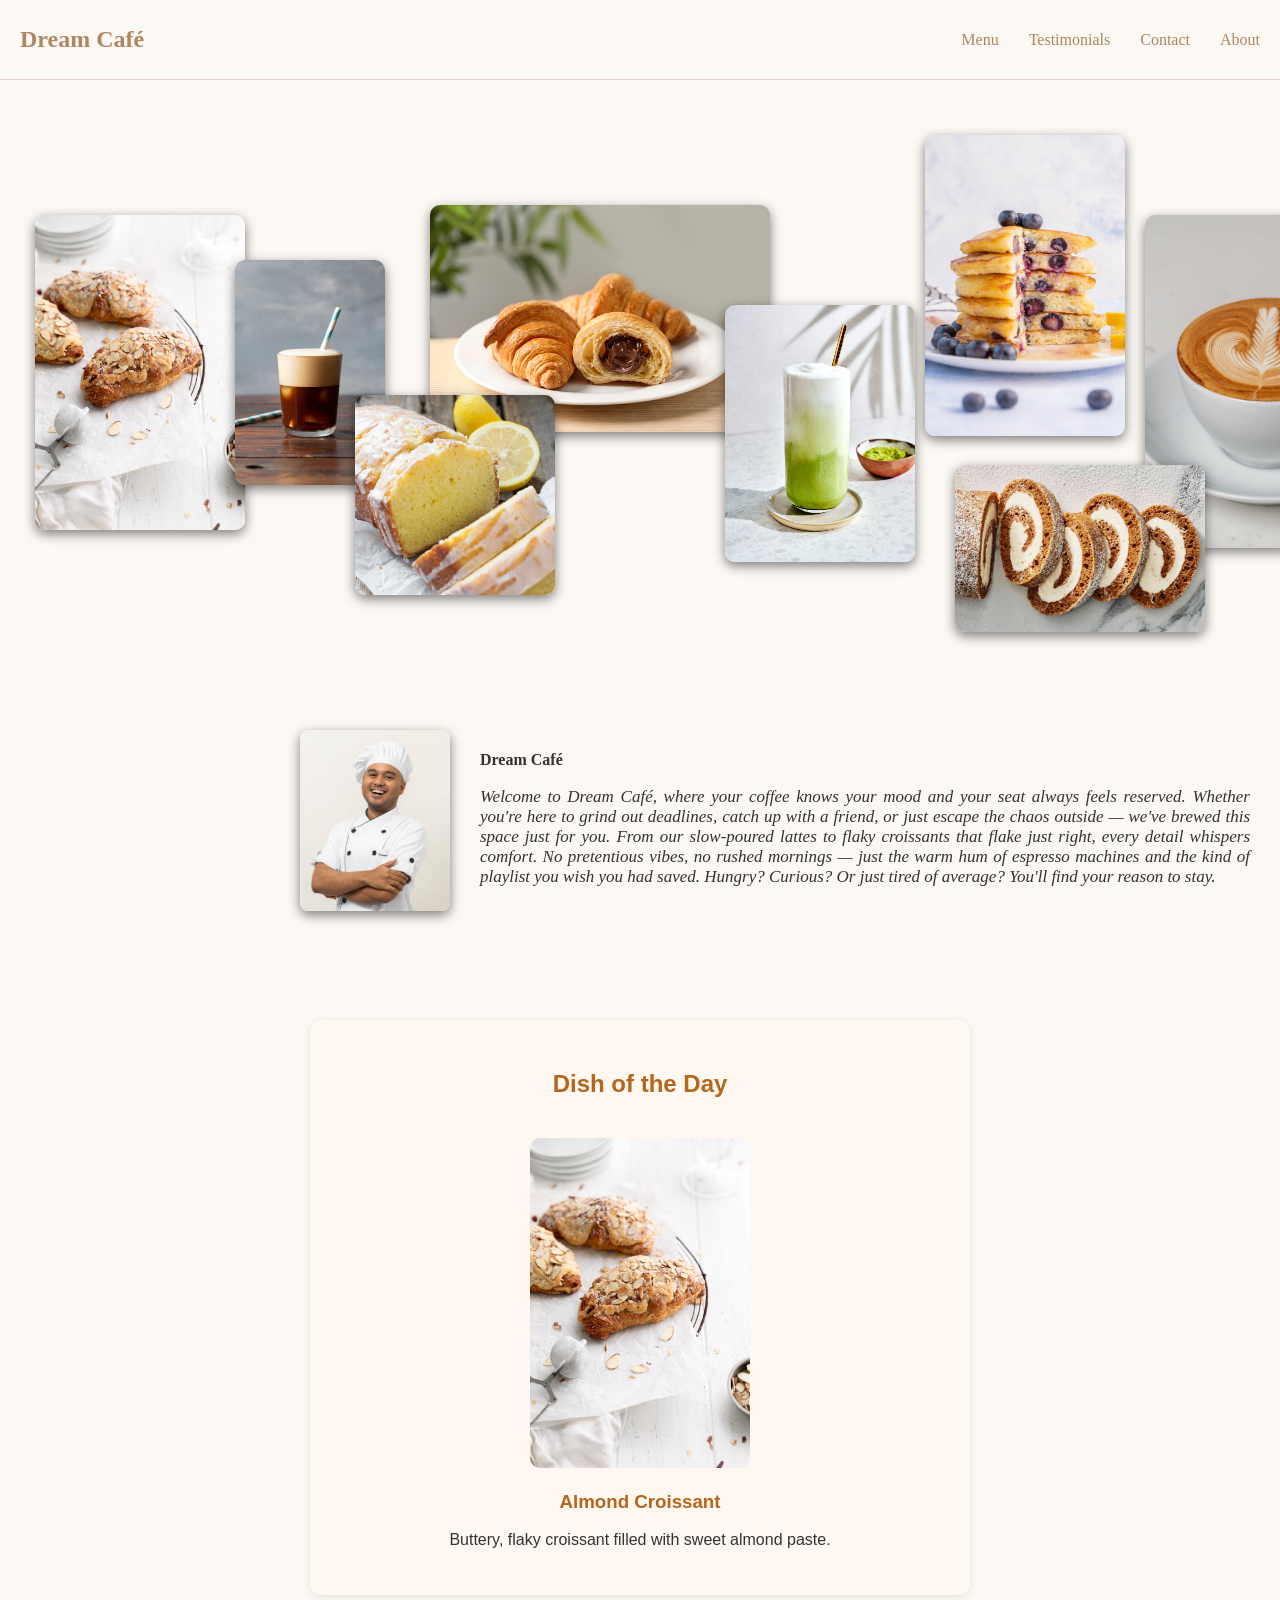
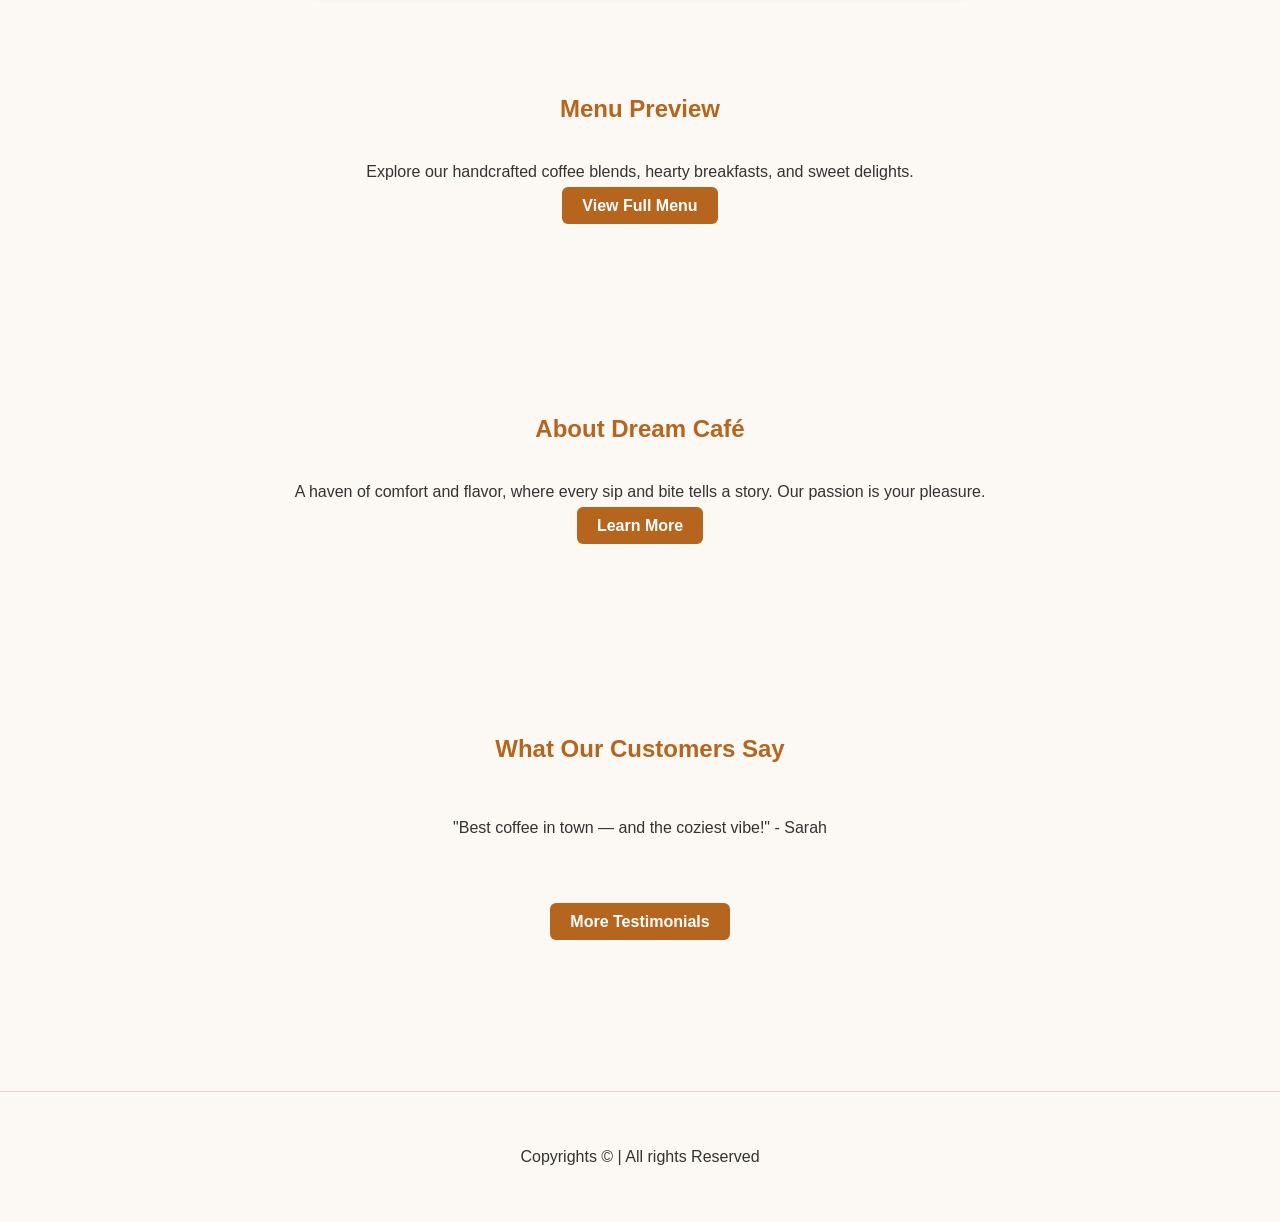
<file: src/index.html>
<!DOCTYPE html>
<html lang="en">

<head>
    <meta charset="UTF-8">
    <meta name="viewport" content="width=device-width, initial-scale=1.0">

    <meta name="theme-color" content="#FAF8F5">
    <meta name="color-scheme" content="light">

    <title>Dream Café</title>
    <link rel="stylesheet" href="style.css">
</head>

<body>
    <div class="header">
        <a href="index.html" class="logo">Dream Café</a>
        <nav class="nav">
            <a href="menu.html" class="headBtn">Menu</a>
            <a href="testimonial.html" class="headBtn">Testimonials</a>
            <a href="contact.html" class="headBtn">Contact</a>
            <a href="about.html" class="headBtn">About</a>
        </nav>
    </div>

    <div class="main">
        <div class="collage">
            <img alt="" src="../imgs/almond-croissant.jpg" class="img img1">
            <img alt="" src="../imgs/espresso.jpg" class="img img2">
            <img alt="" src="../imgs/lemon-loaf.jpg" class="img img3">
            <img alt="" src="../imgs/choco-croissant.jpg" class="img img4">
            <img alt="" src="../imgs/berry-pancakes.jpg" class="img img5">
            <img alt="" src="../imgs/matcha-latte.jpg" class="img img6">
            <img alt="" src="../imgs/pumpkin-roll.jpg" class="img img7">
            <img alt="" src="../imgs/cappuccino.jpg" class="img img8">
        </div>

        <div class="intro">
            <img alt="" src="../imgs/mine.jpg" class="main-img">
            <h4 id="mainTitle">Dream Café</h4>
            <p class="introPara">Welcome to Dream Café, where your coffee knows your mood and your seat always feels
                reserved. Whether you're here to grind out deadlines, catch up with a friend, or just escape the chaos
                outside — we've brewed this space just for you. From our slow-poured lattes to flaky croissants that
                flake just right, every detail whispers comfort. No pretentious vibes, no rushed mornings — just the
                warm hum of espresso machines and the kind of playlist you wish you had saved. Hungry? Curious? Or just
                tired of average? You'll find your reason to stay.
            </p>
        </div>
    </div>

    <section class="section" id="dish-of-the-day">
        <h2>Dish of the Day</h2>
        <img id="dish-image" src="" alt="Dish of the Day">
        <h3 id="dish-name"></h3>
        <p id="dish-description"></p>
    </section>

    <section class="section" id="menu">
        <h2>Menu Preview</h2>
        <p>Explore our handcrafted coffee blends, hearty breakfasts, and sweet delights.</p>
        <a class="btn" href="menu.html">View Full Menu</a>
    </section>

    <section class="section" id="about">
        <h2>About Dream Café</h2>
        <p>A haven of comfort and flavor, where every sip and bite tells a story. Our passion is your pleasure.</p>
        <a class="btn" href="about.html">Learn More</a>
    </section>

    <section class="section" id="testimonials">
        <h2>What Our Customers Say</h2>
        <div id="testimonial-slider">
            <p id="testimonial">"Best coffee in town — and the coziest vibe!" - Sarah</p>
        </div>
        <a class="btn" href="testimonial.html">More Testimonials</a>
    </section>

    <div class="footer">
        <p class="copyright">Copyrights © | All rights Reserved</p>
    </div>

    <script src="script.js"></script>
</body>

</html>
</file>
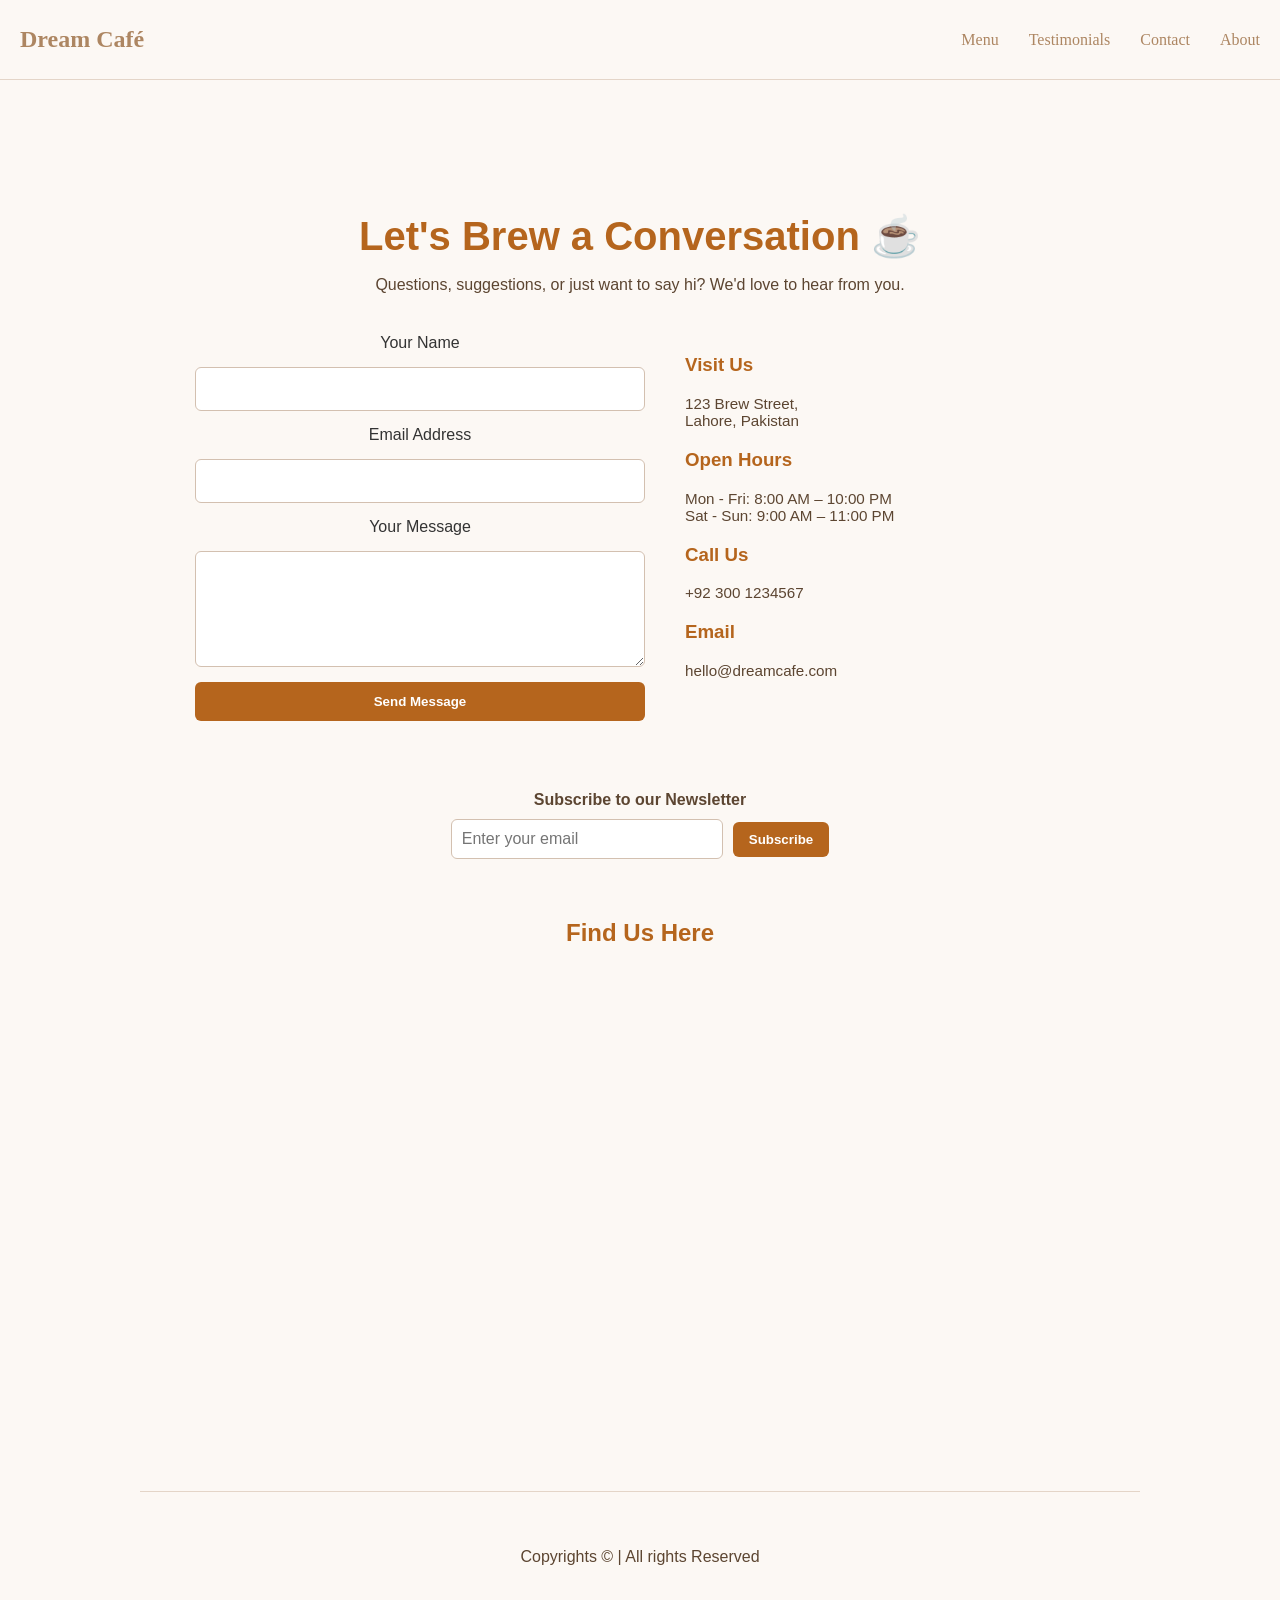
<file: contact.html>
<!DOCTYPE html>
<html lang="en">

<head>
    <meta charset="UTF-8">
    <meta name="viewport" content="width=device-width, initial-scale=1.0">
    <title>Contact Us | Dream Café</title>
    <link rel="stylesheet" href="style.css">
</head>

<body>

    <div class="header">
        <a href="index.html" class="logo">Dream Café</a>
        <nav class="nav">
            <a href="menu.html" class="headBtn">Menu</a>
            <a href="testimonial.html" class="headBtn">Testimonials</a>
            <a href="contact.html" class="headBtn">Contact</a>
            <a href="about.html" class="headBtn">About</a>
        </nav>
    </div>

    <section class="contact-container">
        <h1>Let's Brew a Conversation ☕</h1>
        <p>Questions, suggestions, or just want to say hi? We'd love to hear from you.</p>

        <div class="contact-content">
            <!-- Contact Form -->
            <form class="contact-form">
                <label for="name">Your Name</label>
                <input type="text" id="name" name="name" required>

                <label for="email">Email Address</label>
                <input type="email" id="email" name="email" required>

                <label for="message">Your Message</label>
                <textarea id="message" name="message" rows="5" required></textarea>

                <button type="submit">Send Message</button>

            </form>


            <!-- Café Info -->
            <div class="cafe-info">
                <h3 style="text-align: left;">Visit Us</h3>
                <p>123 Brew Street,<br>Lahore, Pakistan</p>

                <h3 style="text-align: left;">Open Hours</h3>
                <p>Mon - Fri: 8:00 AM – 10:00 PM<br>Sat - Sun: 9:00 AM – 11:00 PM</p>

                <h3 style="text-align: left;">Call Us</h3>
                <p>+92 300 1234567</p>

                <h3 style="text-align: left;">Email</h3>
                <p>hello@dreamcafe.com</p>
            </div>

            <div class="newsletter">
                <label for="newsletter">Subscribe to our Newsletter</label>
                <div class="newsletter-input-group">
                    <input type="email" id="newsletter" name="newsletter" placeholder="Enter your email">
                    <button type="button" id="subscribeBtn">Subscribe</button>
                </div>
            </div>
        </div>

        <div class="map-container">
            <h2>Find Us Here</h2>
            <iframe
                title="Maps"
                src="https://www.google.com/maps/embed?pb=!1m18!1m12!1m3!1d27227.320346336393!2d74.29368115!3d31.5203691!2m3!1f0!2f0!3f0!3m2!1i1024!2i768!4f13.1!3m3!1m2!1s0x3919043d1b062b35%3A0x4069c45c7e711e6f!2sGulberg%2C%20Lahore!5e0!3m2!1sen!2s!4v1719031666027!5m2!1sen!2s"
                width="100%" height="400" style="border:0; border-radius: 12px;" allowfullscreen="" loading="lazy"
                referrerpolicy="no-referrer-when-downgrade">
            </iframe>
        </div>


        <div class="footer">
            <p class="copyright">Copyrights © | All rights Reserved</p>
        </div>

        <script src="contact.js"></script>
    </section>
</body>

</html>
</file>
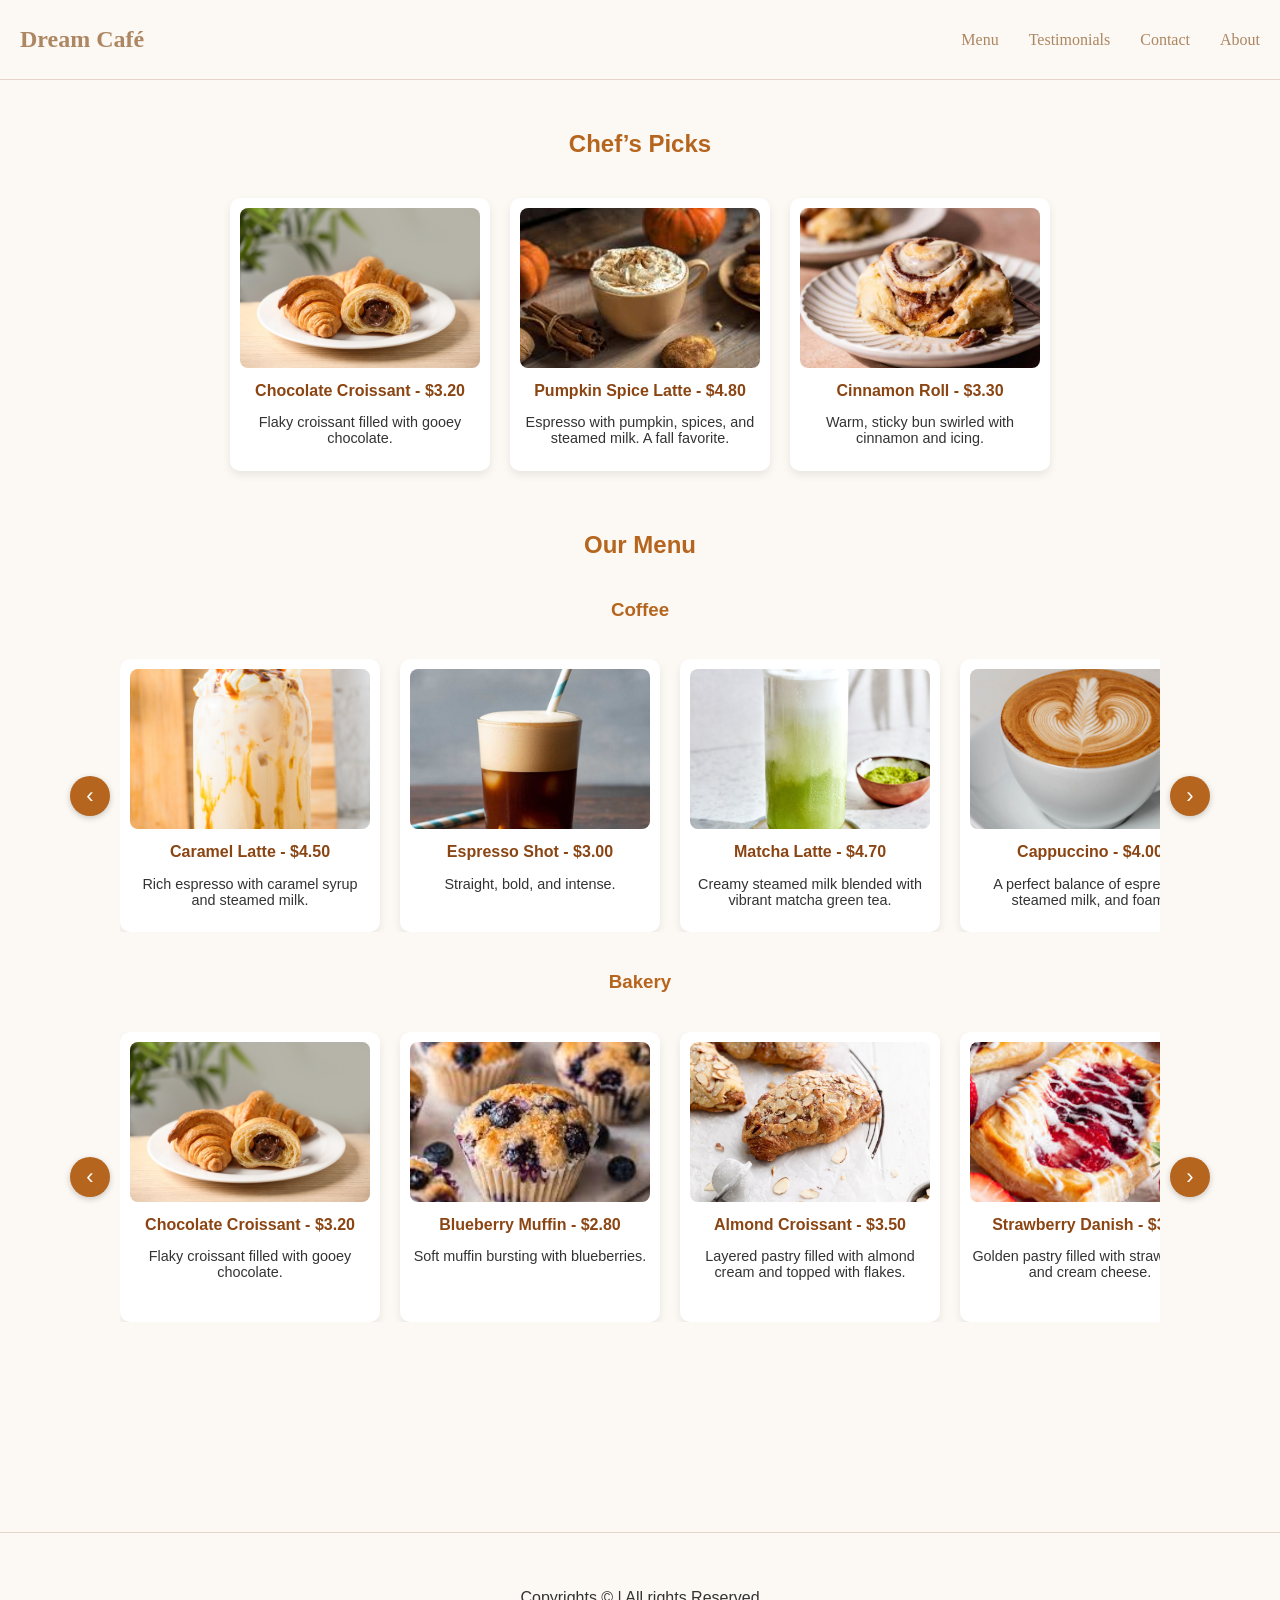
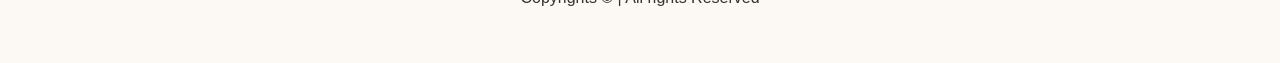
<file: menu.html>
<!DOCTYPE html>
<html lang="en">

<head>
    <meta charset="UTF-8" />
    <meta name="viewport" content="width=device-width, initial-scale=1.0" />
    <title>Menu | Dream Café</title>
    <link rel="stylesheet" href="style.css" />
</head>

<body>

    <div class="header">
        <a href="index.html" class="logo">Dream Café</a>
        <nav class="nav">
            <a href="menu.html" class="headBtn">Menu</a>
            <a href="testimonial.html" class="headBtn">Testimonials</a>
            <a href="contact.html" class="headBtn">Contact</a>
            <a href="about.html" class="headBtn">About</a>
        </nav>
    </div>

    <div class="menu-container">
        <section id="chefs-picks">
            <h2>Chef’s Picks</h2>
            <div class="picks-grid" id="picks-grid"></div>
        </section>

        <section id="full-menu">
            <h2>Our Menu</h2>

            <div class="menu-category">
                <h3>Coffee</h3>
                <div class="carousel-wrapper">
                    <button type="button" class="prev">&#8249;</button>
                    <div class="carousel-track-wrapper">
                        <div class="carousel-track" id="coffee-carousel"></div>
                    </div>
                    <button type="button" class="next">&#8250;</button>
                </div>
            </div>

            <div class="menu-category">
                <h3>Bakery</h3>
                <div class="carousel-wrapper">
                    <button type="button"  class="prev">&#8249;</button>
                    <div class="carousel-track-wrapper">
                        <div class="carousel-track" id="bakery-carousel"></div>
                    </div>
                    <button type="button"  class="next">&#8250;</button>
                </div>
            </div>
        </section>
    </div>


    <div class="footer">
        <p class="copyright">Copyrights © | All rights Reserved</p>
    </div>

    <script src="menu.js"></script>

</body>

</html>
</file>
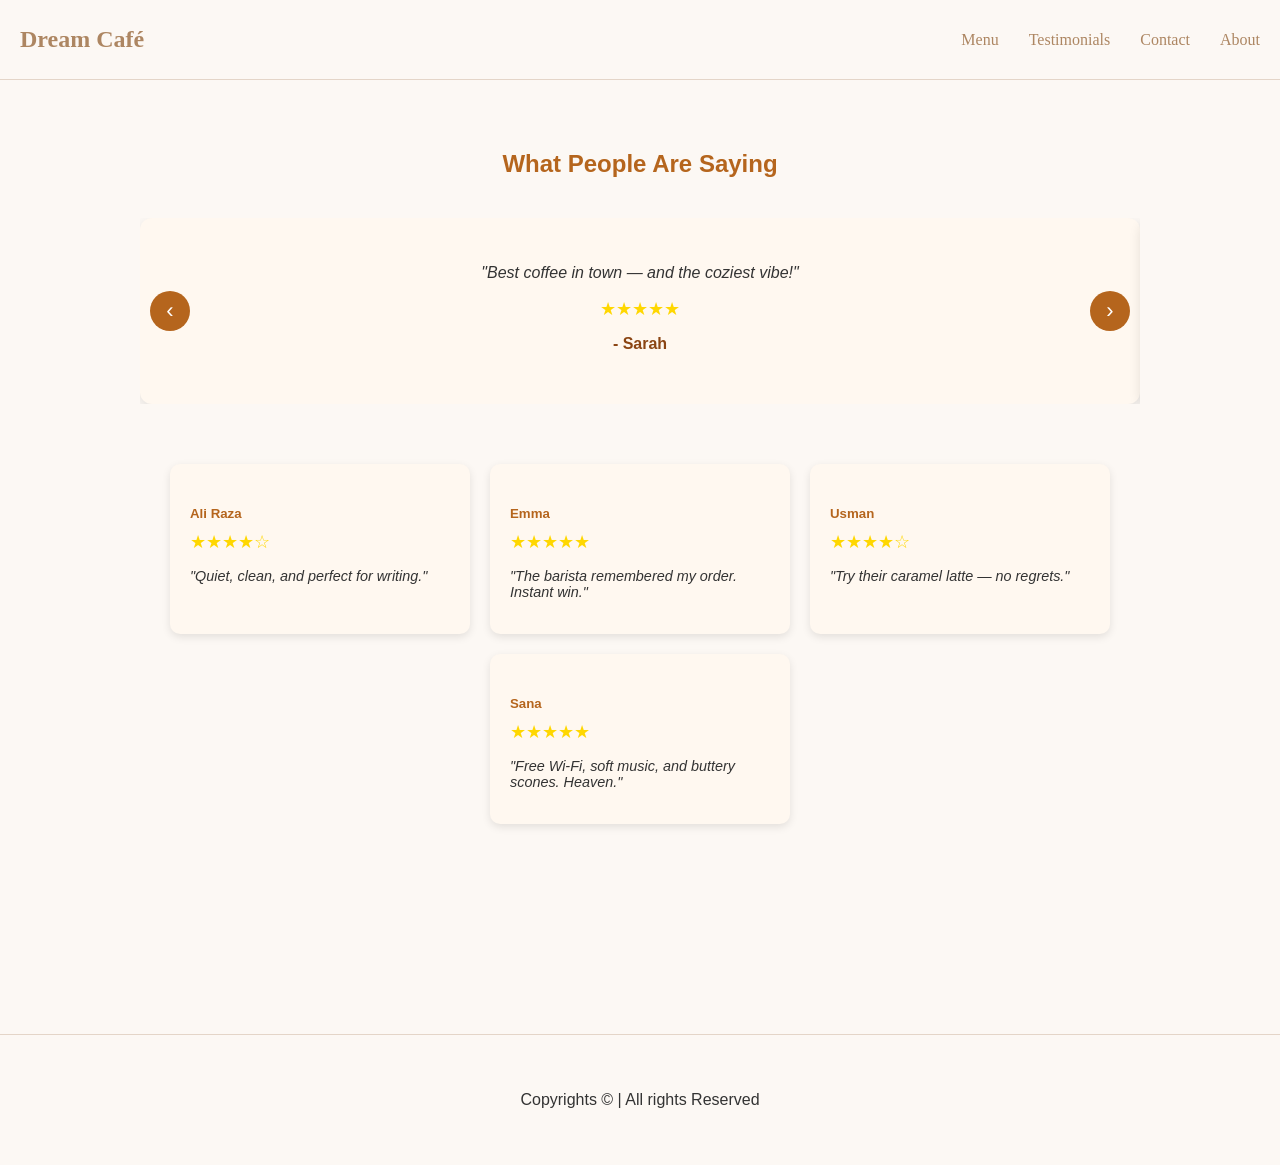
<file: testimonial.html>
<!DOCTYPE html>
<html lang="en">

<head>
    <meta charset="UTF-8" />
    <meta name="viewport" content="width=device-width, initial-scale=1.0" />
    <title>Testimonials | Dream Café</title>
    <link rel="stylesheet" href="style.css" />
</head>

<body>
    <div class="header">
        <a href="index.html" class="logo">Dream Café</a>
        <nav class="nav">
            <a href="menu.html" class="headBtn">Menu</a>
            <a href="testimonial.html" class="headBtn">Testimonials</a>
            <a href="contact.html" class="headBtn">Contact</a>
            <a href="about.html" class="headBtn">About</a>
        </nav>
    </div>

    <div class="testimonial-container">
        <h2>What People Are Saying</h2>

        <section id="testimonial-slider">
            <button type="button" class="nav-btn left">&#8249;</button>
            <div class="slider" id="slider">
            </div>
            <button type="button" class="nav-btn right">&#8250;</button>
        </section>

        <section class="testimonial-grid" id="testimonial-grid">
        </section>
    </div>

    <div class="footer">
        <p class="copyright">Copyrights © | All rights Reserved</p>
    </div>

    <script src="testimonial.js"></script>

</body>

</html>
</file>
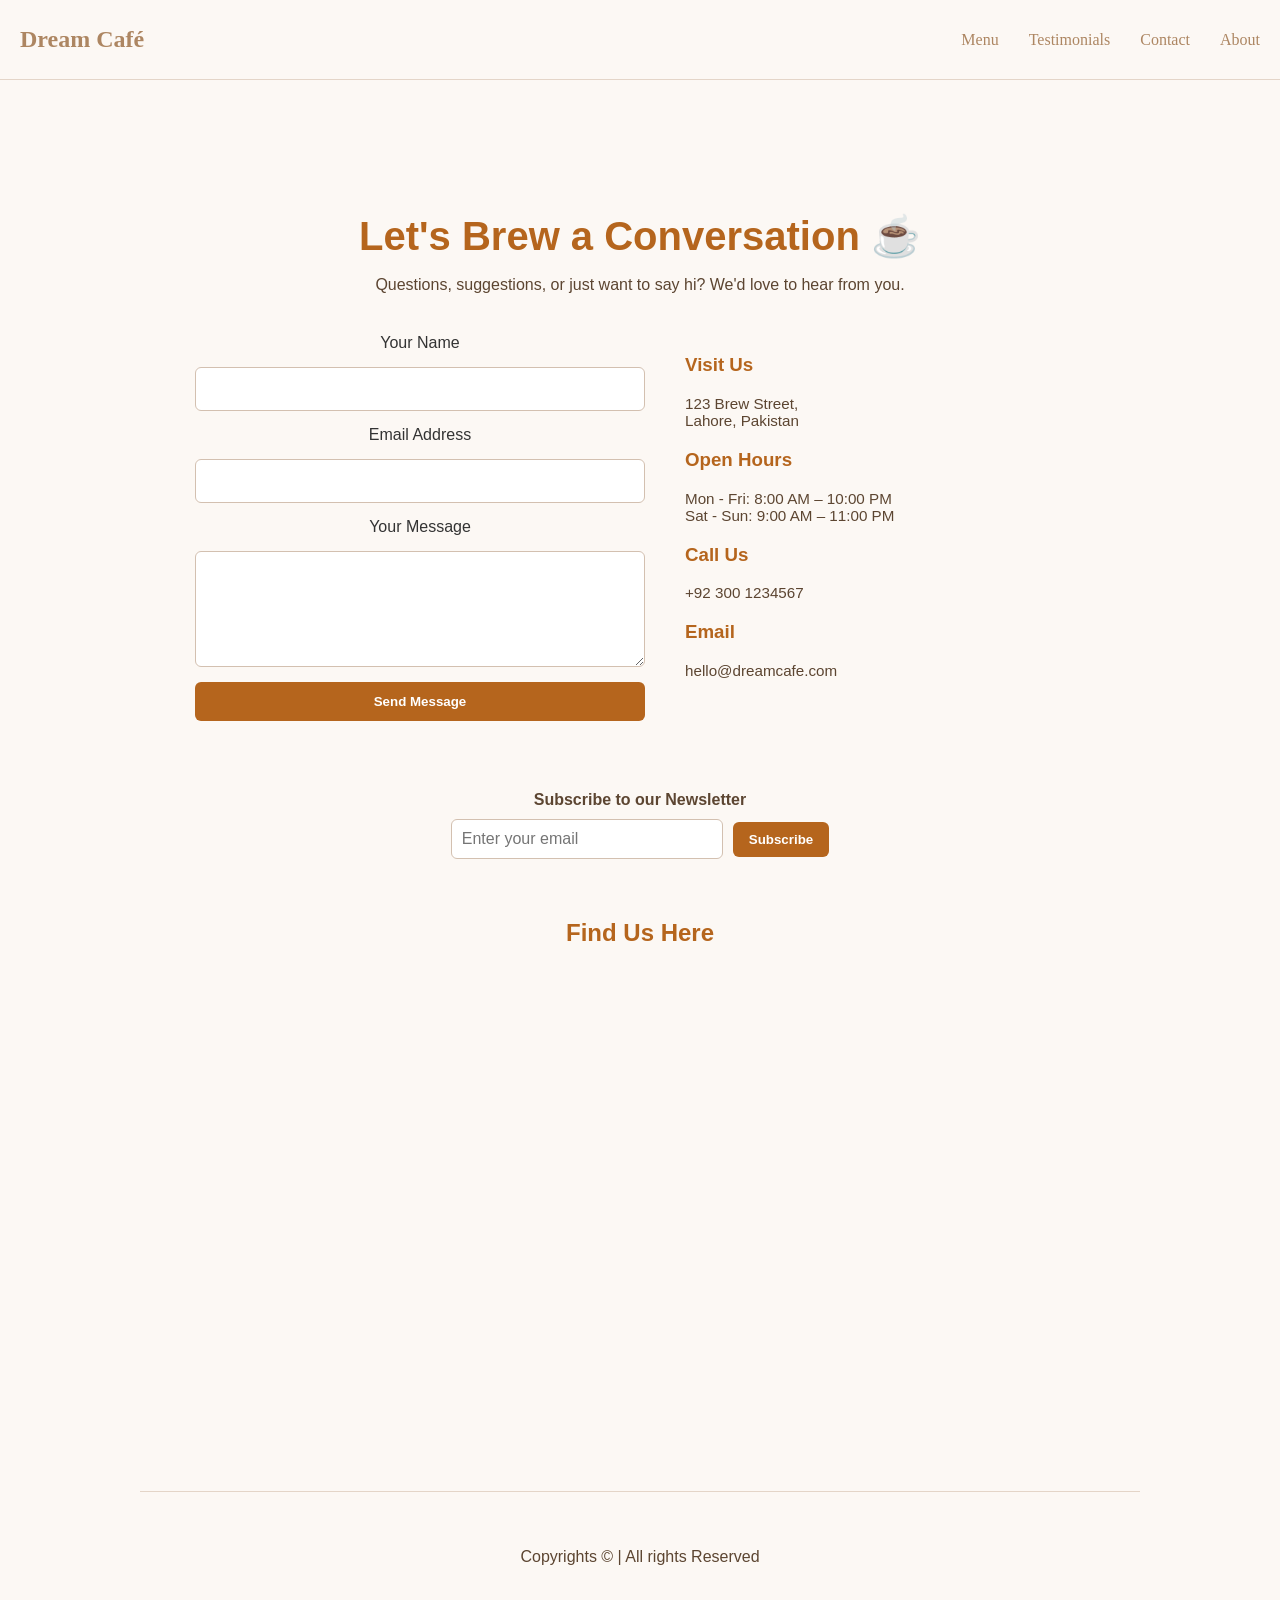
<file: src/contact.html>
<!DOCTYPE html>
<html lang="en">

<head>
    <meta charset="UTF-8">
    <meta name="viewport" content="width=device-width, initial-scale=1.0">
    <title>Contact Us | Dream Café</title>
    <link rel="stylesheet" href="style.css">
</head>

<body>

    <div class="header">
        <a href="index.html" class="logo">Dream Café</a>
        <nav class="nav">
            <a href="menu.html" class="headBtn">Menu</a>
            <a href="testimonial.html" class="headBtn">Testimonials</a>
            <a href="contact.html" class="headBtn">Contact</a>
            <a href="about.html" class="headBtn">About</a>
        </nav>
    </div>

    <section class="contact-container">
        <h1>Let's Brew a Conversation ☕</h1>
        <p>Questions, suggestions, or just want to say hi? We'd love to hear from you.</p>

        <div class="contact-content">
            <form class="contact-form">
                <label for="name">Your Name</label>
                <input type="text" id="name" name="name" required>

                <label for="email">Email Address</label>
                <input type="email" id="email" name="email" required>

                <label for="message">Your Message</label>
                <textarea id="message" name="message" rows="5" required></textarea>

                <button type="submit">Send Message</button>

            </form>

            <div class="cafe-info">
                <h3 style="text-align: left;">Visit Us</h3>
                <p>123 Brew Street,<br>Lahore, Pakistan</p>

                <h3 style="text-align: left;">Open Hours</h3>
                <p>Mon - Fri: 8:00 AM – 10:00 PM<br>Sat - Sun: 9:00 AM – 11:00 PM</p>

                <h3 style="text-align: left;">Call Us</h3>
                <p>+92 300 1234567</p>

                <h3 style="text-align: left;">Email</h3>
                <p>hello@dreamcafe.com</p>
            </div>

            <div class="newsletter">
                <label for="newsletter">Subscribe to our Newsletter</label>
                <div class="newsletter-input-group">
                    <input type="email" id="newsletter" name="newsletter" placeholder="Enter your email">
                    <button type="button" id="subscribeBtn">Subscribe</button>
                </div>
            </div>
        </div>

        <div class="map-container">
            <h2>Find Us Here</h2>
            <iframe title="Maps"
                src="https://www.google.com/maps/embed?pb=!1m18!1m12!1m3!1d27227.320346336393!2d74.29368115!3d31.5203691!2m3!1f0!2f0!3f0!3m2!1i1024!2i768!4f13.1!3m3!1m2!1s0x3919043d1b062b35%3A0x4069c45c7e711e6f!2sGulberg%2C%20Lahore!5e0!3m2!1sen!2s!4v1719031666027!5m2!1sen!2s"
                width="100%" height="400" style="border:0; border-radius: 12px;" allowfullscreen="" loading="lazy"
                referrerpolicy="no-referrer-when-downgrade">
            </iframe>
        </div>

        <div class="footer">
            <p class="copyright">Copyrights © | All rights Reserved</p>
        </div>

        <script src="contact.js"></script>
    </section>
</body>

</html>
</file>
<file: src/style.css>
body{
    background-color: rgb(252, 248, 244);
    margin: 0;
    font-family: 'Segoe UI', Tahoma, sans-serif;
    color: #333;
}

.header {
    display: flex;
    justify-content: space-between;
    align-items: center;
    padding: 0 20px;
    height: 80px;
    width: 100%;
    box-sizing: border-box;
    border-bottom: 1px solid rgba(173, 134, 98, 0.3);
}

.logo {
    font-size: 1.5rem;
    color: rgb(173, 134, 98);
    font-weight: 900;
    text-decoration: none;
    font-family:  serif;
    cursor: pointer;
}

.nav {
    display: flex;
    gap: 30px;
}

.headBtn {
    color: rgb(173, 134, 98);
    text-decoration: none;
    font-family: serif;
    font-size: 1rem;
    background: none;
    border: none;
    cursor: pointer;
}

.collage {
    position: relative;
    justify-content: center;
    width: 100%;
    max-width: 1200px;
    margin: 35px;
    height: 550px;
}

.img {
    position: absolute;
    object-fit: cover;
    border-radius: 10px;
    box-shadow: 0 4px 12px rgba(0,0,0,0.5);
}

.img1 {
    top: 100px;
    left: 0px;
    width: 210px;
}
.img2 {
    top: 145px;
    left: 200px;
    width: 150px;
}
.img3 {
    top: 280px;
    left: 320px;
    width: 200px;
    z-index: 2;
}
.img4 {
    top: 90px;
    left: 395px;
    width: 340px;
}
.img6 {
    top: 190px;
    left: 690px;
    width: 190px;
}
.img5 {
    top: 20px;
    left: 890px;
    width: 200px;
}
.img7 {
    top: 350px;
    left: 920px;
    width: 250px;
    z-index: 1;
}
.img8 {
    top: 100px;
    left: 1110px;
    width: 250px;
}

.intro {
    top: 30px;
    position: relative;
    max-width: fit-content;
    left: 300px;
    height: 300px;
}

.main-img{

    width: 150px;
    border-radius: 8px;
    box-shadow: 0 4px 12px rgba(0,0,0,0.5);
}

#mainTitle{
    position: absolute;
    top: 0px;
    left: 180px;
    width: 100%;
    font-family: 'Times New Roman';
    font-weight: 600;
}

.introPara{
    position: absolute;
    top: 40px;
    left: 180px;
    width: 770px;
    text-align: justify;
    font-family: 'Times New Roman';
    font-size: 17px;
    font-style: italic;
}

.main {
    max-width: 1440px;
    margin: 0 auto;
    box-sizing: border-box;
}

.section {
    padding: 60px 20px;
    text-align: center;
}

#dish-of-the-day {
    background-color: #fff8f0;
    border-radius: 12px;
    padding: 30px;
    max-width: 600px;
    margin: 20px auto;
    box-shadow: 0 2px 8px rgba(0, 0, 0, 0.1);
}

#dish-of-the-day img {
    width: 220px;
    border-radius: 10px;
}

.btn {
    margin-top: 20px;
    padding: 10px 20px;
    background-color: #b5651d;
    color: white;
    text-decoration: none;
    border-radius: 6px;
    font-weight: bold;
}

main {
    padding: 80px 20px;
    max-width: 1000px;
    margin: auto;
}

section {
    margin-bottom: 60px;
}

.footer {
    display: flex;
    justify-content: center;
    align-items: center;
    flex-wrap: wrap;
    gap: 30px;
    padding: 40px 20px;
    margin-top: 100px;
    border-top: 1px solid rgba(173, 134, 98, 0.3);
}

/* Menu Page */

.menu-container {
  padding: 30px;
  max-width: 1200px;
  margin: auto;
}

h2 {
  text-align: center;
  color: #b5651d;
  margin-bottom: 40px;
}

h3 {
  text-align: center;
  color: #b5651d;
}

.picks-grid {
  display: flex;
  flex-wrap: wrap;
  gap: 20px;
  justify-content: center;
  margin-bottom: 60px;
}

.menu-card {
  width: 240px;
  background: #fff;
  padding: 10px;
  border-radius: 10px;
  box-shadow: 0 4px 8px rgba(0,0,0,0.08);
  flex-shrink: 0;
  text-align: center;
  transition: transform 0.3s ease;
}

.menu-card:hover {
  transform: scale(1.03);
}

.menu-card img {
  width: 100%;
  height: 160px;
  object-fit: cover;
  border-radius: 8px;
}

.menu-card h4 {
  margin: 10px 0 5px;
  color: #8b4513;
}

.menu-card p {
  font-size: 0.9rem;
}

.carousel-wrapper {
  display: flex;
  align-items: center;
  justify-content: center;
  gap: 10px;
  position: relative;
  padding: 20px 0;
  max-width: 100%;
}

.carousel-track-wrapper {
  overflow: hidden;
  flex: 1;
  max-width: 1040px;
}

.carousel-track {
  display: flex;
  gap: 20px;
  transition: transform 0.4s ease;
}

.carousel-wrapper button {
  background-color: #b5651d;
  color: white;
  border: none;
  font-size: 22px;
  width: 40px;
  height: 40px;
  border-radius: 50%;
  cursor: pointer;
  flex-shrink: 0;
  box-shadow: 0 2px 6px rgba(0,0,0,0.2);
  display: flex;
  justify-content: center;
  align-items: center;
}


/* Testimonial Page */

.testimonial-container {
    max-width: 1000px;
    margin: auto;
    padding: 50px 20px;
    text-align: center;
}

#testimonial-slider {
  position: relative;
  margin-bottom: 60px;
  overflow: hidden;
}

.slider {
  display: flex;
  transition: transform 0.5s ease-in-out;
}

.testimonial-card {
  background: #fff8f0;
  padding: 30px;
  min-width: 100%;
  box-sizing: border-box;
  border-radius: 12px;
  box-shadow: 0 4px 12px rgba(0, 0, 0, 0.1);
}

.testimonial-card h4 {
  margin-top: 15px;
  color: #8b4513;
}

.testimonial-card p {
  font-style: italic;
  font-size: 1rem;
}

.nav-btn {
  position: absolute;
  top: 50%;
  transform: translateY(-50%);
  background: #b5651d;
  color: #fff;
  border: none;
  font-size: 22px;
  width: 40px;
  height: 40px;
  border-radius: 50%;
  cursor: pointer;
  z-index: 1;
  display: flex;
  align-items: center;
  justify-content: center;
}

.nav-btn.left {
  left: 10px;
}

.nav-btn.right {
  right: 10px;
}

.testimonial-grid {
  display: flex;
  flex-wrap: wrap;
  gap: 20px;
  justify-content: center;
}

.grid-card {
  background: #fff8f0;
  border-radius: 10px;
  padding: 20px;
  width: 260px;
  box-shadow: 0 3px 8px rgba(0, 0, 0, 0.1);
  text-align: left;
}

.grid-card h5 {
  margin-bottom: 5px;
  color: #b5651d;
}

.grid-card p {
  font-size: 0.9rem;
  font-style: italic;
}

.stars {
  font-size: 18px;
  color: gold;
  margin: 10px 0;
}

.fade-in {
  opacity: 0;
  transform: translateY(20px);
  transition: all 0.6s ease;
}

.fade-in.visible {
  opacity: 1;
  transform: translateY(0);
}

/* Contact */

.contact-container {
  max-width: 1000px;
  margin: 60px auto;
  padding: 40px 20px;
  text-align: center;
}

.contact-container h1 {
  font-size: 2.5rem;
  color: #b5651d;
  margin-bottom: 10px;
}

.contact-container p {
  font-size: 1rem;
  color: #5c4531;
  margin-bottom: 40px;
}

.contact-content {
  display: flex;
  flex-wrap: wrap;
  justify-content: center;
  gap: 40px;
}

.contact-form {
  flex: 1;
  min-width: 300px;
  max-width: 450px;
  display: flex;
  flex-direction: column;
  gap: 15px;
}

.contact-form input,
.contact-form textarea {
  padding: 12px;
  border-radius: 6px;
  border: 1px solid #d3c0b0;
  background-color: #fff;
  font-size: 1rem;
}

.contact-form button {
  background-color: #b5651d;
  color: white;
  padding: 12px;
  border: none;
  border-radius: 6px;
  font-weight: bold;
  cursor: pointer;
  transition: background 0.3s ease;
}

.contact-form button:hover {
  background-color: #945117;
}

.cafe-info {
  flex: 1;
  min-width: 250px;
  max-width: 400px;
  text-align: left;
}

.cafe-info h3 {
  color: #b5651d;
  margin-top: 20px;
}

.cafe-info p {
  font-size: 0.95rem;
  margin-bottom: 10px;
}

.map-container {
  max-width: 1000px;
  margin: 60px auto;
  padding: 0 20px;
  text-align: center;
}

.newsletter {
  margin-top: 30px;
  text-align: center;
}

.newsletter label {
  display: block;
  margin-bottom: 10px;
  font-weight: bold;
  color: #5c4531;
}

.newsletter-input-group {
  display: flex;
  justify-content: center;
  align-items: center;
  gap: 10px;
  flex-wrap: wrap;
}

.newsletter-input-group input {
  padding: 10px;
  border-radius: 6px;
  border: 1px solid #d3c0b0;
  font-size: 1rem;
  width: 250px;
  max-width: 90%;
}

#subscribeBtn {
  background-color: #b5651d;
  color: white;
  padding: 10px 16px;
  border: none;
  border-radius: 6px;
  font-weight: bold;
  cursor: pointer;
  white-space: nowrap;
}

#subscribeBtn:hover {
  background-color: #945117;
}
</file>
<file: style.css>
body{
    background-color: rgb(252, 248, 244);
    margin: 0;
    font-family: 'Segoe UI', Tahoma, sans-serif;
    color: #333;
}

.header {
    display: flex;
    justify-content: space-between;
    align-items: center;
    padding: 0 20px;
    height: 80px;
    width: 100%;
    box-sizing: border-box;
    border-bottom: 1px solid rgba(173, 134, 98, 0.3);
}

.logo {
    font-size: 1.5rem;
    color: rgb(173, 134, 98);
    font-weight: 900;
    text-decoration: none;
    font-family:  serif;
    cursor: pointer;
}

.nav {
    display: flex;
    gap: 30px;
}

.headBtn {
    color: rgb(173, 134, 98);
    text-decoration: none;
    font-family: serif;
    font-size: 1rem;
    background: none;
    border: none;
    cursor: pointer;
}

.collage {
    position: relative;
    justify-content: center;
    width: 100%;
    max-width: 1200px;
    margin: 35px;
    height: 550px;
}

.img {
    position: absolute;
    object-fit: cover;
    border-radius: 10px;
    box-shadow: 0 4px 12px rgba(0,0,0,0.5);
}

.img1 {
    top: 100px;
    left: 0px;
    width: 210px;
}
.img2 {
    top: 145px;
    left: 200px;
    width: 150px;
}
.img3 {
    top: 280px;
    left: 320px;
    width: 200px;
    z-index: 2;
}
.img4 {
    top: 90px;
    left: 395px;
    width: 340px;
}
.img6 {
    top: 190px;
    left: 690px;
    width: 190px;
}
.img5 {
    top: 20px;
    left: 890px;
    width: 200px;
}
.img7 {
    top: 350px;
    left: 920px;
    width: 250px;
    z-index: 1;
}
.img8 {
    top: 100px;
    left: 1110px;
    width: 250px;
}

.intro {
    top: 30px;
    position: relative;
    max-width: fit-content;
    left: 300px;
    height: 300px;
}

.main-img{

    width: 150px;
    border-radius: 8px;
    box-shadow: 0 4px 12px rgba(0,0,0,0.5);
}

#mainTitle{
    position: absolute;
    top: 0px;
    left: 180px;
    width: 100%;
    font-family: 'Times New Roman';
    font-weight: 600;
}

.introPara{
    position: absolute;
    top: 40px;
    left: 180px;
    width: 770px;
    text-align: justify;
    font-family: 'Times New Roman';
    font-size: 17px;
    font-style: italic;
}

.main {
    max-width: 1440px;
    margin: 0 auto;
    box-sizing: border-box;
}

.section {
    padding: 60px 20px;
    text-align: center;
}

#dish-of-the-day {
    background-color: #fff8f0;
    border-radius: 12px;
    padding: 30px;
    max-width: 600px;
    margin: 20px auto;
    box-shadow: 0 2px 8px rgba(0, 0, 0, 0.1);
}

#dish-of-the-day img {
    width: 220px;
    border-radius: 10px;
}

.btn {
    margin-top: 20px;
    padding: 10px 20px;
    background-color: #b5651d;
    color: white;
    text-decoration: none;
    border-radius: 6px;
    font-weight: bold;
}

main {
    padding: 80px 20px;
    max-width: 1000px;
    margin: auto;
}

section {
    margin-bottom: 60px;
}

.footer {
    display: flex;
    justify-content: center;
    align-items: center;
    flex-wrap: wrap;
    gap: 30px;
    padding: 40px 20px;
    margin-top: 100px;
    border-top: 1px solid rgba(173, 134, 98, 0.3);
}

/* Menu Page */

.menu-container {
  padding: 30px;
  max-width: 1200px;
  margin: auto;
}

h2 {
  text-align: center;
  color: #b5651d;
  margin-bottom: 40px;
}

h3 {
  text-align: center;
  color: #b5651d;
}

.picks-grid {
  display: flex;
  flex-wrap: wrap;
  gap: 20px;
  justify-content: center;
  margin-bottom: 60px;
}

.menu-card {
  width: 240px;
  background: #fff;
  padding: 10px;
  border-radius: 10px;
  box-shadow: 0 4px 8px rgba(0,0,0,0.08);
  flex-shrink: 0;
  text-align: center;
  transition: transform 0.3s ease;
}

.menu-card:hover {
  transform: scale(1.03);
}

.menu-card img {
  width: 100%;
  height: 160px;
  object-fit: cover;
  border-radius: 8px;
}

.menu-card h4 {
  margin: 10px 0 5px;
  color: #8b4513;
}

.menu-card p {
  font-size: 0.9rem;
}

.carousel-wrapper {
  display: flex;
  align-items: center;
  justify-content: center;
  gap: 10px;
  position: relative;
  padding: 20px 0;
  max-width: 100%;
}

.carousel-track-wrapper {
  overflow: hidden;
  flex: 1;
  max-width: 1040px;
}

.carousel-track {
  display: flex;
  gap: 20px;
  transition: transform 0.4s ease;
}

.carousel-wrapper button {
  background-color: #b5651d;
  color: white;
  border: none;
  font-size: 22px;
  width: 40px;
  height: 40px;
  border-radius: 50%;
  cursor: pointer;
  flex-shrink: 0;
  box-shadow: 0 2px 6px rgba(0,0,0,0.2);
  display: flex;
  justify-content: center;
  align-items: center;
}


/* Testimonial Page */

.testimonial-container {
    max-width: 1000px;
    margin: auto;
    padding: 50px 20px;
    text-align: center;
}

#testimonial-slider {
  position: relative;
  margin-bottom: 60px;
  overflow: hidden;
}

.slider {
  display: flex;
  transition: transform 0.5s ease-in-out;
}

.testimonial-card {
  background: #fff8f0;
  padding: 30px;
  min-width: 100%;
  box-sizing: border-box;
  border-radius: 12px;
  box-shadow: 0 4px 12px rgba(0, 0, 0, 0.1);
}

.testimonial-card h4 {
  margin-top: 15px;
  color: #8b4513;
}

.testimonial-card p {
  font-style: italic;
  font-size: 1rem;
}

.nav-btn {
  position: absolute;
  top: 50%;
  transform: translateY(-50%);
  background: #b5651d;
  color: #fff;
  border: none;
  font-size: 22px;
  width: 40px;
  height: 40px;
  border-radius: 50%;
  cursor: pointer;
  z-index: 1;
  display: flex;
  align-items: center;
  justify-content: center;
}

.nav-btn.left {
  left: 10px;
}

.nav-btn.right {
  right: 10px;
}

.testimonial-grid {
  display: flex;
  flex-wrap: wrap;
  gap: 20px;
  justify-content: center;
}

.grid-card {
  background: #fff8f0;
  border-radius: 10px;
  padding: 20px;
  width: 260px;
  box-shadow: 0 3px 8px rgba(0, 0, 0, 0.1);
  text-align: left;
}

.grid-card h5 {
  margin-bottom: 5px;
  color: #b5651d;
}

.grid-card p {
  font-size: 0.9rem;
  font-style: italic;
}

.stars {
  font-size: 18px;
  color: gold;
  margin: 10px 0;
}

.fade-in {
  opacity: 0;
  transform: translateY(20px);
  transition: all 0.6s ease;
}

.fade-in.visible {
  opacity: 1;
  transform: translateY(0);
}

/* Contact */

.contact-container {
  max-width: 1000px;
  margin: 60px auto;
  padding: 40px 20px;
  text-align: center;
}

.contact-container h1 {
  font-size: 2.5rem;
  color: #b5651d;
  margin-bottom: 10px;
}

.contact-container p {
  font-size: 1rem;
  color: #5c4531;
  margin-bottom: 40px;
}

.contact-content {
  display: flex;
  flex-wrap: wrap;
  justify-content: center;
  gap: 40px;
}

.contact-form {
  flex: 1;
  min-width: 300px;
  max-width: 450px;
  display: flex;
  flex-direction: column;
  gap: 15px;
}

.contact-form input,
.contact-form textarea {
  padding: 12px;
  border-radius: 6px;
  border: 1px solid #d3c0b0;
  background-color: #fff;
  font-size: 1rem;
}

.contact-form button {
  background-color: #b5651d;
  color: white;
  padding: 12px;
  border: none;
  border-radius: 6px;
  font-weight: bold;
  cursor: pointer;
  transition: background 0.3s ease;
}

.contact-form button:hover {
  background-color: #945117;
}

.cafe-info {
  flex: 1;
  min-width: 250px;
  max-width: 400px;
  text-align: left;
}

.cafe-info h3 {
  color: #b5651d;
  margin-top: 20px;
}

.cafe-info p {
  font-size: 0.95rem;
  margin-bottom: 10px;
}

.map-container {
  max-width: 1000px;
  margin: 60px auto;
  padding: 0 20px;
  text-align: center;
}

.newsletter {
  margin-top: 30px;
  text-align: center;
}

.newsletter label {
  display: block;
  margin-bottom: 10px;
  font-weight: bold;
  color: #5c4531;
}

.newsletter-input-group {
  display: flex;
  justify-content: center;
  align-items: center;
  gap: 10px;
  flex-wrap: wrap;
}

.newsletter-input-group input {
  padding: 10px;
  border-radius: 6px;
  border: 1px solid #d3c0b0;
  font-size: 1rem;
  width: 250px;
  max-width: 90%;
}

#subscribeBtn {
  background-color: #b5651d;
  color: white;
  padding: 10px 16px;
  border: none;
  border-radius: 6px;
  font-weight: bold;
  cursor: pointer;
  white-space: nowrap;
}

#subscribeBtn:hover {
  background-color: #945117;
}
</file>
